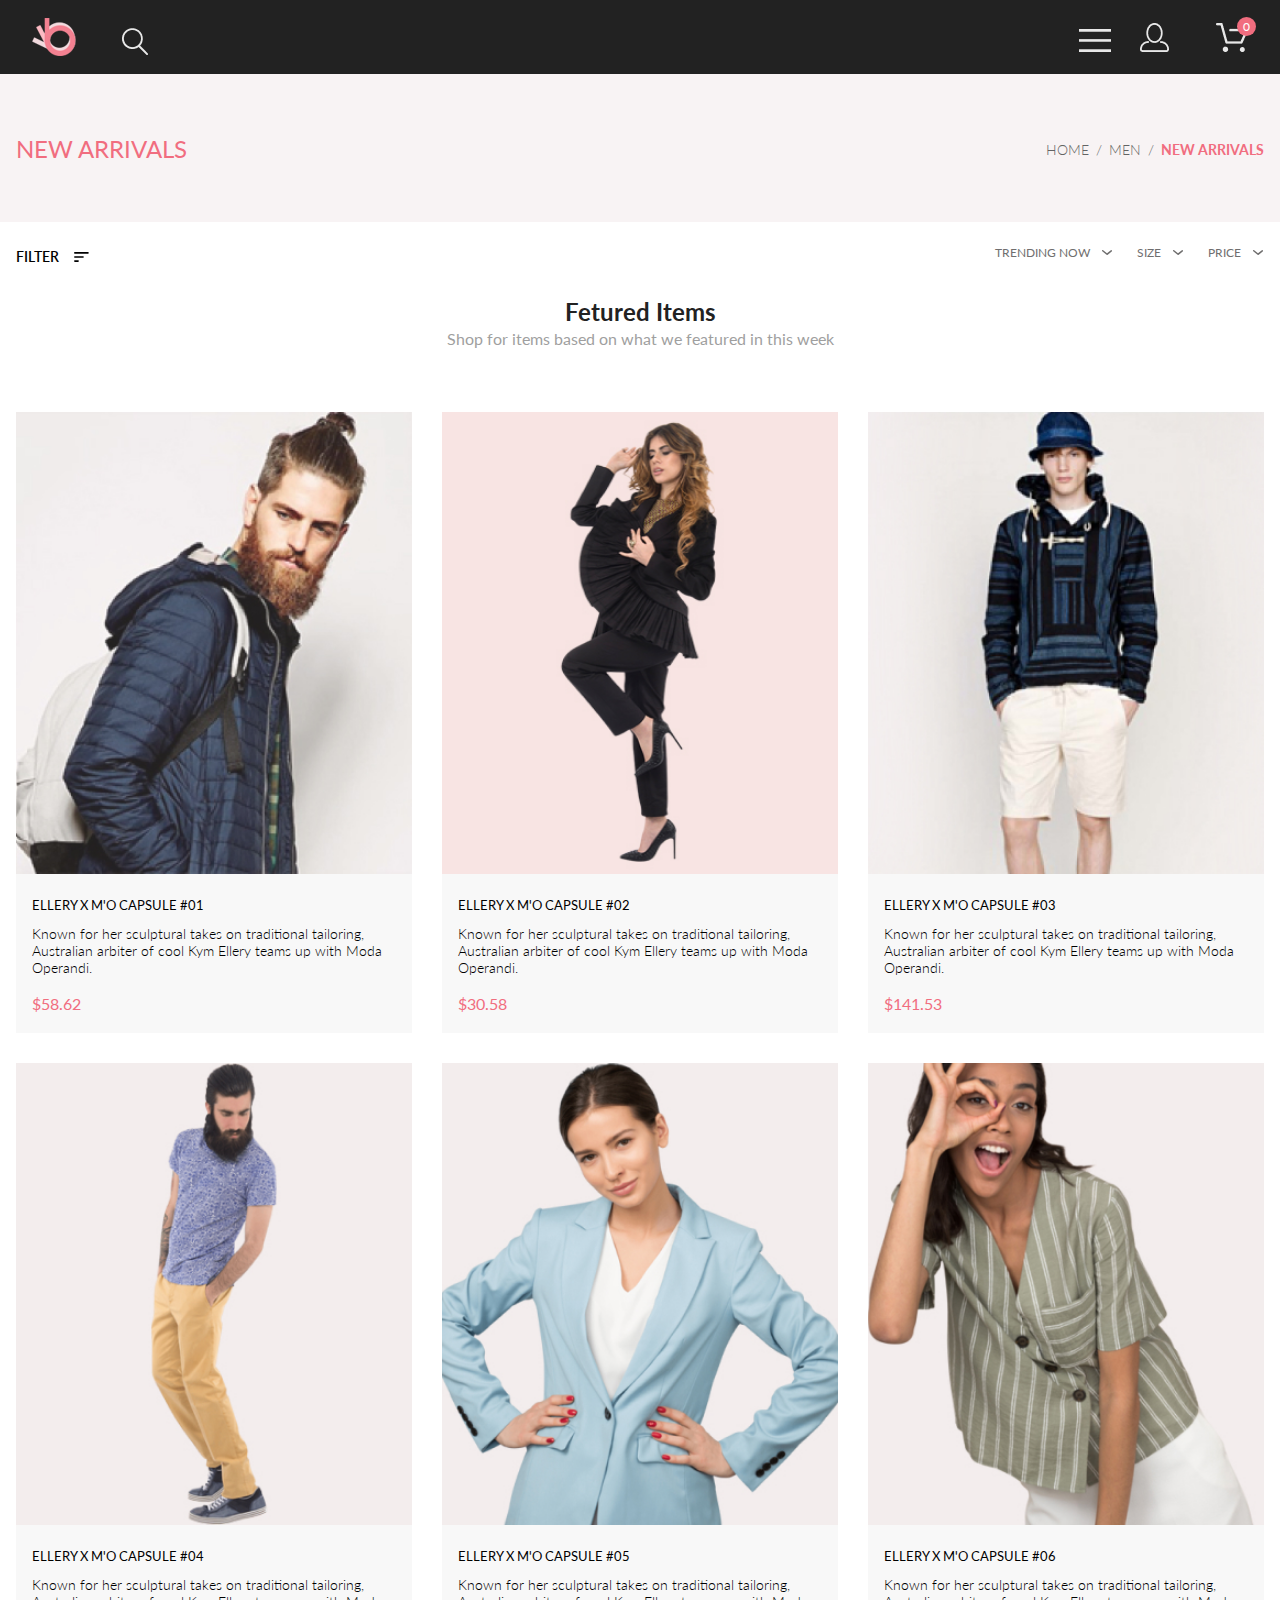
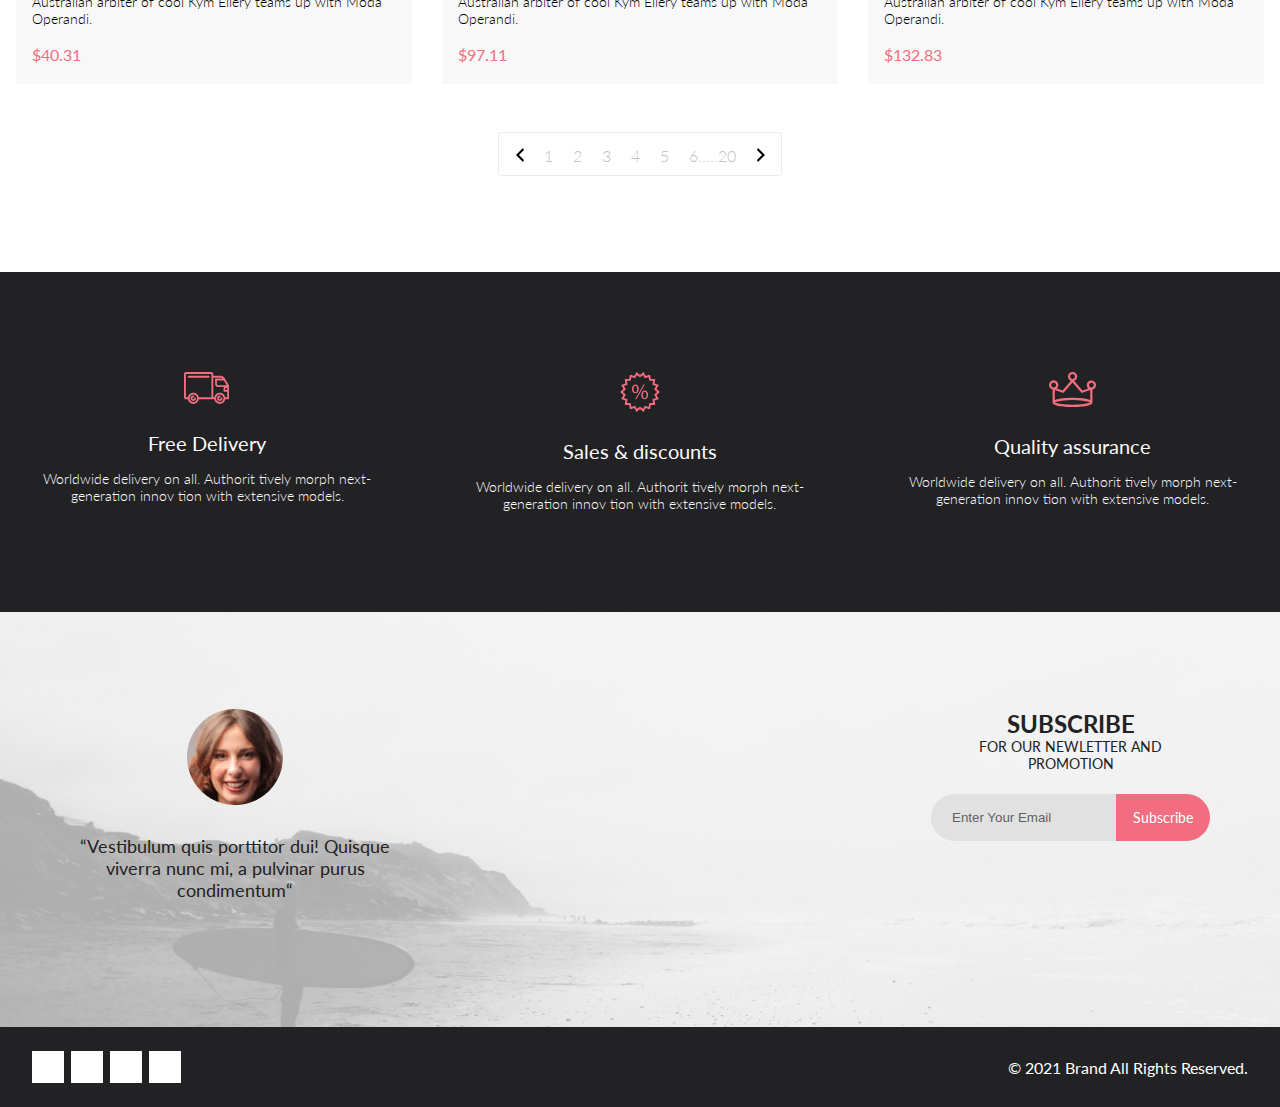
<file: index.html>
<!DOCTYPE html>
<html lang="en">

<head>
    <meta charset="UTF-8">
    <meta name="viewport" content="width=device-width, initial-scale=1.0">
    <title>Document</title>
    <link rel="stylesheet" href="https://cdnjs.cloudflare.com/ajax/libs/font-awesome/5.15.2/css/all.min.css"
        integrity="sha512-HK5fgLBL+xu6dm/Ii3z4xhlSUyZgTT9tuc/hSrtw6uzJOvgRr2a9jyxxT1ely+B+xFAmJKVSTbpM/CuL7qxO8w=="
        crossorigin="anonymous" />
    <link rel="stylesheet" href="style.css">
</head>

<body>
    <div class="header">
        <div class="container">
            <div class="leftHeader">
                <img src="images/logo.png" alt="">
                <img class="searchIcon" src="images/search.png" alt="">
            </div>

            <div class="rightHeader">
                <img src="images/bars.png" alt="">
                <img class="userIcon" src="images/user.png" alt="">

                <span class="cartIconWrap">
                    <img class="cartIcon" src="images/cart.png" alt="">
                    <span>0</span>
                </span>

                <div class="basket hidden">
                    <div class="basketRow basketHeader">
                        <div>Название товара</div>
                        <div>Количество</div>
                        <div>Цена за шт.</div>
                        <div>Итого</div>
                    </div>

                    <div class="basketTotal">
                        Товаров в корзине на сумму:
                        $<span class="basketTotalValue">0</span>
                    </div>
                </div>
            </div>
        </div>
    </div>

    <div class="newArrivals">
        <div class="container">
            <h1>NEW ARRIVALS</h1>
            <nav>
                <a href="#">HOME</a>
                <span>/</span>
                <a href="#">MEN</a>
                <span>/</span>
                <a href="#">NEW ARRIVALS</a>
            </nav>
        </div>
    </div>

    <div class="filters">
        <div class="container">
            <div class="filtersLeft">
                <span class="filterLabel">FILTER</span>
                <img class="filterIcon" src="images/filter.svg" alt="">
                <div class="filterPopup hidden">
                    <nav class="filterCategory">
                        <div class="filterCategoryHeader">CATEGORY</div>
                        <div class="hidden">
                            <a href="#">Accessories</a>
                            <a href="#">Bags</a>
                            <a href="#">Denim</a>
                            <a href="#">Hoodies & Sweatshirts</a>
                            <a href="#">Jackets & Coats</a>
                            <a href="#">Polos</a>
                            <a href="#">Shirts</a>
                            <a href="#">Shoes</a>
                            <a href="#">Sweaters & Knits</a>
                            <a href="#">T-Shirts</a>
                            <a href="#">Tanks</a>
                        </div>
                    </nav>
                    <nav class="filterCategory">
                        <div class="filterCategoryHeader">BRAND</div>
                        <div class="hidden">
                            <a href="#">Accessories</a>
                            <a href="#">Bags</a>
                            <a href="#">Denim</a>
                            <a href="#">Hoodies & Sweatshirts</a>
                            <a href="#">Jackets & Coats</a>
                            <a href="#">Polos</a>
                            <a href="#">Shirts</a>
                            <a href="#">Shoes</a>
                            <a href="#">Sweaters & Knits</a>
                            <a href="#">T-Shirts</a>
                            <a href="#">Tanks</a>
                        </div>
                    </nav>
                    <nav class="filterCategory">
                        <div class="filterCategoryHeader">DESIGNER</div>
                        <div class="hidden">
                            <a href="#">Accessories</a>
                            <a href="#">Bags</a>
                            <a href="#">Denim</a>
                            <a href="#">Hoodies & Sweatshirts</a>
                            <a href="#">Jackets & Coats</a>
                            <a href="#">Polos</a>
                            <a href="#">Shirts</a>
                            <a href="#">Shoes</a>
                            <a href="#">Sweaters & Knits</a>
                            <a href="#">T-Shirts</a>
                            <a href="#">Tanks</a>
                        </div>
                    </nav>
                </div>
            </div>
            <div class="filtersRight">
                <div class="filterTrending">
                    TRENDING NOW
                    <img src="images/filterArrow.svg" alt="">
                </div>
                <div class="filterSize">
                    <div class="filterSizeWrap">
                        SIZE
                        <img src="images/filterArrow.svg" alt="">
                    </div>
                    <div class="filterSizes hidden">
                        <div>
                            <input type="checkbox"> XS
                        </div>
                        <div>
                            <input type="checkbox"> S
                        </div>
                        <div>
                            <input type="checkbox"> M
                        </div>
                        <div>
                            <input type="checkbox"> L
                        </div>
                    </div>
                </div>
                <div class="filterPrice">
                    PRICE
                    <img src="images/filterArrow.svg" alt="">
                </div>
            </div>
        </div>
    </div>

    <div class="featured container">
        <h2 class="featuredHeader">Fetured Items</h2>
        <div class="featuredTitle">Shop for items based on what we featured in this week</div>

        <div class="featuredItems">

            <div class="featuredItem">

                <div class="featuredImgWrap">
                    <img src="images/featured/1.jpg" alt="">
                    <div class="featuredImgDark">
                        <button>
                            <img src="images/cart.svg" alt="">
                            Add to Cart
                        </button>
                    </div>
                </div>

                <div class="featuredData">
                    <div class="featuredName">
                        ELLERY X M'O CAPSULE
                    </div>
                    <div class="featuredText">
                        Known for her sculptural takes on traditional tailoring, Australian arbiter of cool Kym Ellery
                        teams
                        up with Moda Operandi.
                    </div>
                    <div class="featuredPrice">
                        $52.00
                    </div>
                </div>

            </div>

            <div class="featuredItem">

                <div class="featuredImgWrap">
                    <img src="images/featured/2.jpg" alt="">
                    <div class="featuredImgDark">
                        <button>
                            <img src="images/cart.svg" alt="">
                            Add to Cart
                        </button>
                    </div>
                </div>

                <div class="featuredData">
                    <div class="featuredName">
                        ELLERY X M'O CAPSULE
                    </div>
                    <div class="featuredText">
                        Known for her sculptural takes on traditional tailoring, Australian arbiter of cool Kym Ellery
                        teams
                        up with Moda Operandi.
                    </div>
                    <div class="featuredPrice">
                        $52.00
                    </div>
                </div>

            </div>

            <div class="featuredItem">

                <div class="featuredImgWrap">
                    <img src="images/featured/3.jpg" alt="">
                    <div class="featuredImgDark">
                        <button>
                            <img src="images/cart.svg" alt="">
                            Add to Cart
                        </button>
                    </div>
                </div>

                <div class="featuredData">
                    <div class="featuredName">
                        ELLERY X M'O CAPSULE
                    </div>
                    <div class="featuredText">
                        Known for her sculptural takes on traditional tailoring, Australian arbiter of cool Kym Ellery
                        teams
                        up with Moda Operandi.
                    </div>
                    <div class="featuredPrice">
                        $52.00
                    </div>
                </div>

            </div>

            <div class="featuredItem">

                <div class="featuredImgWrap">
                    <img src="images/featured/4.jpg" alt="">
                    <div class="featuredImgDark">
                        <button>
                            <img src="images/cart.svg" alt="">
                            Add to Cart
                        </button>
                    </div>
                </div>

                <div class="featuredData">
                    <div class="featuredName">
                        ELLERY X M'O CAPSULE
                    </div>
                    <div class="featuredText">
                        Known for her sculptural takes on traditional tailoring, Australian arbiter of cool Kym Ellery
                        teams
                        up with Moda Operandi.
                    </div>
                    <div class="featuredPrice">
                        $52.00
                    </div>
                </div>

            </div>

            <div class="featuredItem">

                <div class="featuredImgWrap">
                    <img src="images/featured/5.jpg" alt="">
                    <div class="featuredImgDark">
                        <button>
                            <img src="images/cart.svg" alt="">
                            Add to Cart
                        </button>
                    </div>
                </div>

                <div class="featuredData">
                    <div class="featuredName">
                        ELLERY X M'O CAPSULE
                    </div>
                    <div class="featuredText">
                        Known for her sculptural takes on traditional tailoring, Australian arbiter of cool Kym Ellery
                        teams
                        up with Moda Operandi.
                    </div>
                    <div class="featuredPrice">
                        $52.00
                    </div>
                </div>

            </div>
            <div class="featuredItem">

                <div class="featuredImgWrap">
                    <img src="images/featured/6.jpg" alt="">
                    <div class="featuredImgDark">
                        <button>
                            <img src="images/cart.svg" alt="">
                            Add to Cart
                        </button>
                    </div>
                </div>

                <div class="featuredData">
                    <div class="featuredName">
                        ELLERY X M'O CAPSULE
                    </div>
                    <div class="featuredText">
                        Known for her sculptural takes on traditional tailoring, Australian arbiter of cool Kym Ellery
                        teams
                        up with Moda Operandi.
                    </div>
                    <div class="featuredPrice">
                        $52.00
                    </div>
                </div>

            </div>
        </div>

        <div class="pagination">
            <a href="#">
                <img src="images/chevronLeft.svg" alt="">
            </a>
            <a href="#">1</a>
            <a href="#">2</a>
            <a href="#">3</a>
            <a href="#">4</a>
            <a href="#">5</a>
            <a href="#">6.....20</a>
            <a href="#">
                <img src="images/chevronRight.svg" alt="">
            </a>
        </div>
    </div>

    <div class="services">
        <div class="container">

            <div class="serivceUnit">
                <img src="images/services/delivery.svg" alt="">
                <div class="servicesTitle">
                    Free Delivery
                </div>
                <div class="servicesText">
                    Worldwide delivery on all. Authorit tively morph next-generation innov tion with extensive models.
                </div>
            </div>

            <div class="serivceUnit">
                <img src="images/services/discount.svg" alt="">
                <div class="servicesTitle">
                    Sales & discounts
                </div>
                <div class="servicesText">
                    Worldwide delivery on all. Authorit tively morph next-generation innov tion with extensive models.
                </div>
            </div>

            <div class="serivceUnit">
                <img src="images/services/assurance.svg" alt="">
                <div class="servicesTitle">
                    Quality assurance
                </div>
                <div class="servicesText">
                    Worldwide delivery on all. Authorit tively morph next-generation innov tion with extensive models.
                </div>
            </div>
        </div>
    </div>

    <div class="subscribe">
        <div class="container">

            <div class="subscribeLeft">
                <img src="images/subscribeUser.png" alt="">
                <div class="subscribeUserText">
                    “Vestibulum quis porttitor dui! Quisque viverra nunc mi, a pulvinar purus condimentum“
                </div>
            </div>

            <div class="subscribeRight">
                <div class="subscribeTitle">
                    SUBSCRIBE
                </div>
                <div class="subscribeText">
                    FOR OUR NEWLETTER AND PROMOTION
                </div>
                <form action="" class="subscribeForm">
                    <input type="text" placeholder="Enter Your Email">
                    <button>Subscribe</button>
                </form>
            </div>

        </div>
    </div>

    <div class="footer">
        <div class="container">
            <div class="footerLeft">
                <a href="#">
                    <i class="fab fa-facebook-f"></i>
                </a>
                <a href="#">
                    <i class="fab fa-instagram"></i>
                </a>
                <a href="#">
                    <i class="fab fa-pinterest-p"></i>
                </a>
                <a href="#">
                    <i class="fab fa-twitter"></i>
                </a>
            </div>
            <div class="footerRight">
                &copy; 2021 Brand All Rights Reserved.
            </div>
        </div>
    </div>

    <script src="app.js"></script>
    <script src="basket.js"></script>
</body>

</html>
</file>
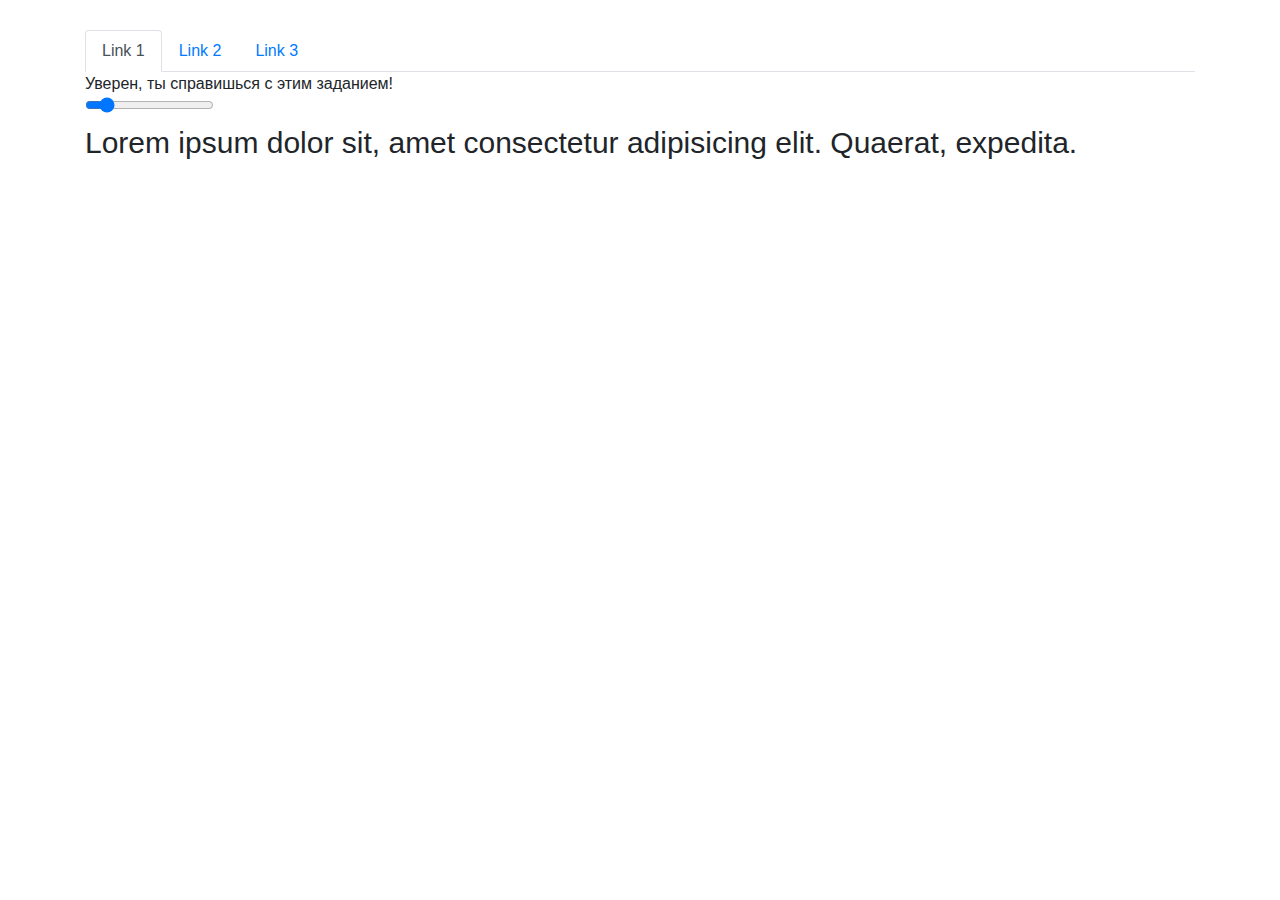
<file: 1.html>
<!DOCTYPE html>
<html lang="en">

<head>
  <meta charset="UTF-8">
  <title>Homework</title>
  <link rel="stylesheet" href="https://stackpath.bootstrapcdn.com/bootstrap/4.5.2/css/bootstrap.min.css"
    integrity="sha384-JcKb8q3iqJ61gNV9KGb8thSsNjpSL0n8PARn9HuZOnIxN0hoP+VmmDGMN5t9UJ0Z" crossorigin="anonymous">
  <style>
    .nav {
      margin-top: 30px;
    }

    #inputDiv {
      font-size: 30px;
    }
  </style>
</head>

<body>
  <!--
Обязательное задание.

Выполнить все задачи в теге script. Комментарии, в которых написаны задачи, не
стирать, код с решением задачи пишем под комментарием.
-->
  <div class="container">
    <ul class="nav nav-tabs">
      <li class="nav-item" data-text="T1">
        <a class="nav-link active" href="#">Link 1</a>
      </li>
      <li class="nav-item" data-text="X6">
        <a class="nav-link" href="#">Link 2</a>
      </li>
      <li class="nav-item" data-text="H99">
        <a class="nav-link" href="#">Link 3</a>
      </li>
    </ul>

    <div class="text">Уверен, ты справишься с этим заданием!</div>

    <input type="range" min="20" max="100">
    <div id="inputDiv">
      Lorem ipsum dolor sit, amet consectetur adipisicing elit. Quaerat, expedita.
    </div>
  </div>

  <script>
    "use strict";

    /*
    1. Необходимо сделать так, чтобы при клике на элемент с классом "nav-link",
    данному элементу ставился класс "active", при этом у всхе других элементов с
    классом nav-link данных элемент отсутствовал, необходимо использовать
    делегирование события.
    Также необходимо чтобы в div с классом text ставился нужный текст, который
    прописан в объекте panelText (вам необходимо определить самостоятельно, что
    общего между данной в html версткой и объектом ниже).
    */

    const panelText = {
      T1: "Уверен, ты справишься с этим заданием!",
      X6: "Знаю, программирование это нелегко.",
      H99: "Однако, программирование, в итоге, принесет свои плоды.",
    };
    const textField = document.querySelector('div.text');
    let activeLinc = document.querySelector('.active');
    document.querySelector('.nav-tabs').addEventListener('click', event => {
     if (!event.target.classList.contains('nav-link')) {
        return;
      }

      activeLinc.classList.remove('active');
      event.target.classList.add('active');
      activeLinc = event.target;
      textField.textContent =
        panelText[event.target.closest('[data-text]').dataset.text];
    });
    /*
    2. Необходимо сделать так, чтобы при изменении input'а менялся и размер шрифта
    у элемента с id="inputDiv". Перемещение ползунка должно плавно увеличивать
    шрифт у текста, никакого резкого увеличения шрифта не должно быть при
    перетаскивании ползунка.
     */
    // Плавность изменения шрифта достигнута за счет того, что использовано 
    //событие 'input' (срабатывает каждый раз при изменении значения).
    // Так как изначальный размер шрифта в писелях укладываеся в заданный 
    // диапазон min="20" max="100", то я просто выставил это значение (30), 
    // как исходное положение бегунка. Изменяю положение бегунка - меняю размер
    // шрифта в диапазоне от 20 до 100 px.
    const inputDiv = document.querySelector('#inputDiv');
    const barEl = document.querySelector('input[type=range]');
    barEl.value = parseInt(getComputedStyle(inputDiv).fontSize, 10);
    barEl.addEventListener('input', () => {
      inputDiv.style.fontSize = (barEl.value + 'px')
    });


  </script>
</body>

</html>
</file>
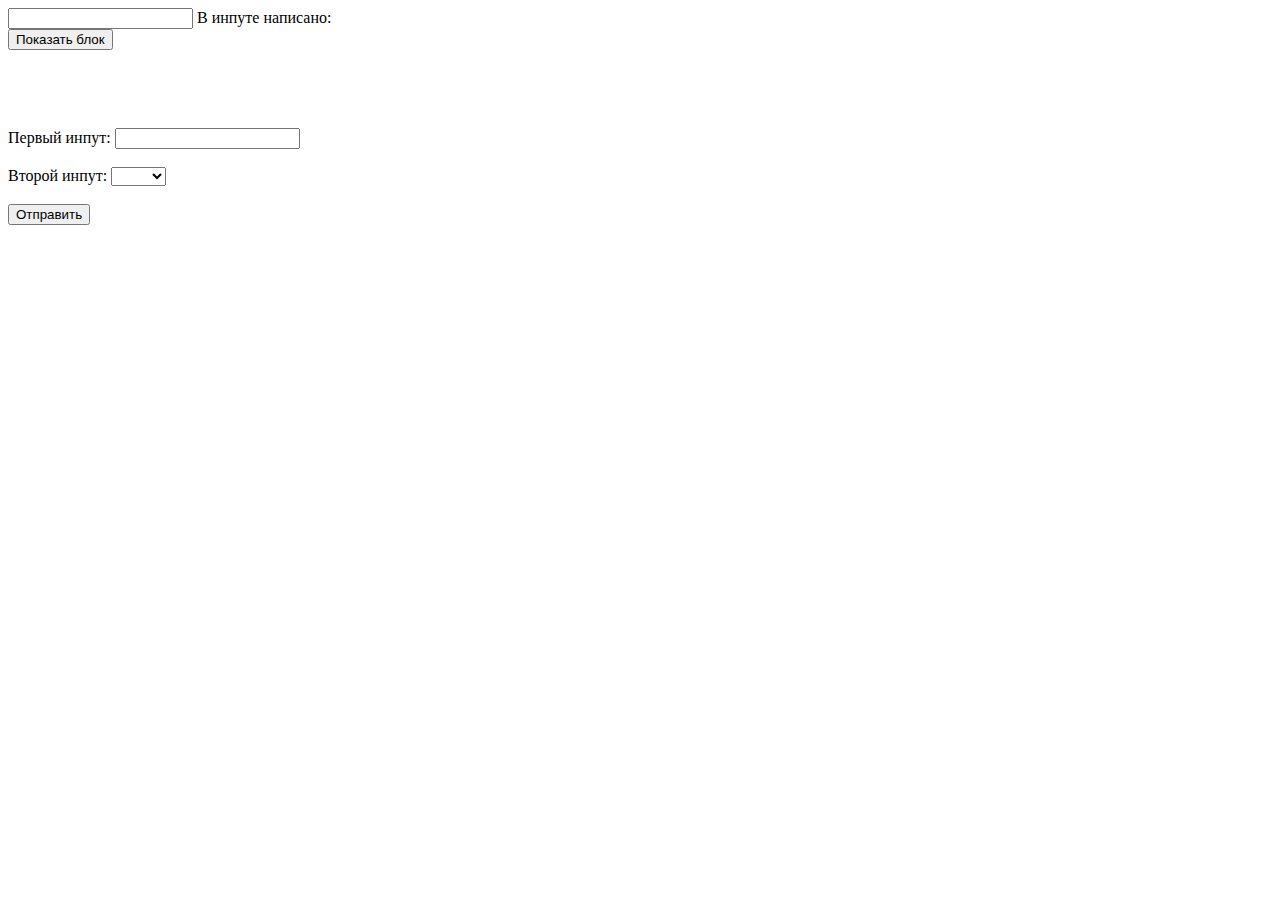
<file: 2.html>
<!DOCTYPE html>
<html lang="en">

<head>
  <meta charset="UTF-8">
  <title>Homework</title>
  <link rel="stylesheet" href="https://cdnjs.cloudflare.com/ajax/libs/animate.css/4.0.0/animate.min.css">
  <style>
    .message {
      width: 150px;
      padding: 20px;
      background: lightgoldenrodyellow;
      border: 1px solid orange;
      visibility: hidden;
    }

    .error {
      border: 0.3rem solid red;
    }
  </style>
</head>

<body>
  <!--
Обязательное задание.

Выполнить все задачи в теге script. Комментарии, в которых написаны задачи, не
стирать, код с решением задачи пишем под комментарием.
-->

  <input id="from" type="text">
  В инпуте написано: <span></span>

  <br>

  <button class="messageBtn">Показать блок</button>
  <div class="message">
    Привет :)
  </div>

  <br>

  <form>
    <label>
      Первый инпут:
      <input class="form-control" type="text">
    </label>
    <br>
    <br>
    <label>
      Второй инпут:
      <select class="form-control">
        <option value=""></option>
        <option value="1">Один</option>
        <option value="2">Два</option>
      </select>
    </label>
    <br>
    <br>
    <button>Отправить</button>
  </form>

  <script>
    "use strict";

    /*
    1. При изменении значения в input с id="from", значение содержащееся в нем
    должно моментально отображаться в span. То есть при печати в input'е тег span
    также должен меняться.
    */
    const spanEl = document.querySelector('span');
    document.querySelector('#from').addEventListener('input', event =>
      spanEl.textContent = event.target.value);

    /*
    2. При клике на кнопку с классом messageBtn необходимо элементу с классом
    message:
    1) добавить два класса: animate__animated и animate__fadeInLeftBig
    2) поставить данному элементу стиль visibility в значение 'visible'.
     */
    const modClass = document.querySelector('.message');
    document.querySelector('.messageBtn').addEventListener('click', () => {
      modClass.classList.add('animate__animated', 'animate__fadeInLeftBig');
      modClass.style.visibility = 'visible';
    });

    /*
    3. Необходимо при отправке формы проверить, заполнены ли все поля в этой
    форме. Если какое-либо поле не заполнено, форма не должна отправляться, также
    должны быть подсвечены незаполненные поля (необходимо поставить класс error
    незаполненным полям).
    Как только пользователь начинает заполнять какое-либо поле, необходимо,
    при вводе в данное поле, произвести проверку:
    Если поле пустое, необходимо данное поле подсветить (поставить класс error
    данному полю).
    Если поле было чем-либо заполнено, подсветку (класс error) необходимо убрать.
     */

    const formEl = document.querySelector('form');
    const formFields = formEl.querySelectorAll('input, select');
    formEl.addEventListener('submit', event => {
      formFields.forEach(field => {
        if (field.value === '') {
          field.classList.add('error');
          event.preventDefault();
        }
      });
    });

    // Возможно, что я не правильно понял про подсветку поля в момент начала 
    // ввода. Ведь если событие input произошло, то это означает , что 
    // пользователь уже ввел что-то в это поле, и пустым такое поле может стать 
    // только после удаления из него всего ранее введенного? 
    // В моем решении подсветка включатся именно в этом случае.
    formEl.addEventListener('input', event => {
      const elem = event.target;
      elem.value === ''
        ? elem.classList.add('error')
        : elem.classList.remove('error');
    });
  </script>
</body>

</html>
</file>
<file: style.css>
@import url("https://fonts.googleapis.com/css2?family=Lato:wght@300;400;700;900&display=swap");
body {
    margin: 0;
    font-family: Lato, sans-serif;
}

.header {
    background: #222222;
    height: 74px;
    padding: 18px 16px;
    box-sizing: border-box;
}

.header .container {
    display: flex;
    justify-content: space-between;
    align-items: center;
}

@media (min-width: 1600px) {
    .container {
        margin: 0 auto;
        width: 1140px;
    }
}

@media (min-width: 768px) {
    .header {
        padding-left: 32px;
        padding-right: 32px;
    }
}

.header i {
    color: #e8e8e8;
}

.userIcon,
.cartIcon {
    display: none;
}

@media (min-width: 768px) {
    .userIcon,
    .cartIcon {
        display: inline;
    }
}

.userIcon {
    margin-left: 25px;
    margin-right: 42px;
}

.searchIcon {
    margin-left: 41px;
}

.cartIconWrap {
    position: relative;
}

.cartIconWrap:hover{
    cursor: pointer;
}

.cartIconWrap span {
    display: inline-block;
    width: 19px;
    height: 19px;
    color: white;
    background: #f16d7f;
    border-radius: 50%;
    position: absolute;
    text-align: center;
    right: -8px;
    top: -19px;
    font-size: 12px;
    line-height: 19px;
}

.cartIconWrap span:hover{
    cursor: pointer;
}

.rightHeader {
    position: relative;
}

.basket {
    position: absolute;
    z-index: 3;
    right: 0;
    top: 37px;
    background: white;
    padding: 10px;
    border: 1px solid #ebebeb;
    border-radius: 3px;
    font-size: 14px;
}

@media (min-width: 340px) {
    .basket {
        font-size: 16px;
    }
}
@media (min-width: 552px) {
    .basket {
        width: 500px;
    }
}

.basketRow {
    display: grid;
    grid-template-columns: repeat(4, 1fr);
    gap: 10px;
    margin-bottom: 10px;
    border-bottom: 1px solid #ebebeb;
    padding-bottom: 10px;
}

.basketHeader {
    font-weight: bold;
}

.basketTotal {
    font-weight: bold;
    text-align: right;
}

.newArrivals {
    background: #f8f3f4;
    min-height: 148px;
}

.newArrivals h1 {
    margin: 24px 0 32px;
    font-weight: normal;
    font-size: 24px;
    line-height: 29px;
    color: #f16d7f;
}

@media (min-width: 768px) {
    .newArrivals h1 {
        margin: 0;
    }
}

.newArrivals .container {
    display: flex;
    flex-direction: column;
    align-items: center;
    min-height: inherit;
}

@media (min-width: 768px) {
    .newArrivals .container {
        flex-direction: row;
        justify-content: space-between;
    }
}

@media (min-width: 768px) and (max-width: 1599px) {
    .newArrivals .container {
        padding: 0 16px;
    }
}

.newArrivals nav a,
.newArrivals nav span {
    font-weight: 300;
    font-size: 14px;
    line-height: 17px;
    color: #636363;
}

.newArrivals nav a {
    text-decoration: none;
}

.newArrivals nav span {
    margin: 0 3px;
}

.newArrivals nav a:last-of-type {
    font-weight: bold;
    font-size: 14px;
    line-height: 17px;
    color: #f16d7f;
}

.filters {
    margin-top: 24px;
    margin-bottom: 32px;
}

@media (min-width: 1600px) {
    .filters {
        margin-top: 51px;
        margin-bottom: 64px;
    }
}

.filters .container {
    display: flex;
    justify-content: space-between;
    padding-left: 8px;
    padding-right: 8px;
}

@media (min-width: 768px) {
    .filters .container {
        padding-left: 16px;
        padding-right: 16px;
    }
}

@media (min-width: 1600px) {
    .filters .container {
        padding-left: 0;
        padding-right: 0;
        justify-content: flex-start;
    }
}

.filtersRight {
    display: flex;
    font-size: 12px;
    line-height: 14px;
    color: #6f6e6e;
}

@media (min-width: 1600px) {
    .filtersRight {
        font-size: 14px;
        line-height: 17px;
        margin-left: 320px;
    }
}

.filtersRight img {
    position: relative;
    bottom: 1px;
    margin-left: 9px;
}

.filtersRight > div:not(:last-child) {
    margin-right: 15px;
}

@media (min-width: 375px) {
    .filtersRight > div:not(:last-child) {
        margin-right: 24px;
    }
}

.filtersLeft .filterLabel {
    display: none;
    position: relative;
    z-index: 2;
    cursor: pointer;
}

.filterLabelPink {
    color: #ef5b70 !important;
    left: 16px;
    top: 13px;
}

.filterIconPink {
    left: 16px;
    top: 13px;
}

@media (min-width: 768px) {
    .filtersLeft .filterLabel {
        display: inline;
        font-weight: 600;
        font-size: 14px;
        line-height: 17px;
        color: #000000;
    }
}

.filtersLeft .filterIcon {
    width: 37px;
    height: 25px;
    position: relative;
    z-index: 2;
}

@media (min-width: 768px) {
    .filtersLeft .filterIcon {
        width: 15px;
        height: 10px;
        margin-left: 11px;
    }
}

.filtersLeft {
    position: relative;
}

.hidden {
    display: none;
}

.filterPopup {
    position: absolute;
    left: 0;
    top: 0;
    width: 360px;
    background: #ffffff;
    box-shadow: 6px 4px 35px rgba(0, 0, 0, 0.21);
    padding: 46px 16px 16px 16px;
    z-index: 1;
    overflow-y: auto;
}

.filterCategoryHeader {
    font-size: 14px;
    line-height: 37px;
    color: #ef5b70;
    padding-left: 11px;
    min-height: 37px;
    border-bottom: 1px solid #ebebeb;
    margin-bottom: 24px;
    position: relative;
    cursor: pointer;
}

.filterCategoryHeader:before {
    content: "";
    width: 5px;
    min-height: inherit;
    background: #ef5b70;
    position: absolute;
    left: 0;
    top: 1px;
}

.filterCategory:not(:last-child) {
    margin-bottom: 24px;
}

.filterCategory a {
    display: block;
    text-decoration: none;
    padding-left: 34px;
    padding-right: 16px;
    font-size: 14px;
    line-height: 17px;
    color: #6f6e6e;
}

.filterCategory a:not(:last-child) {
    margin-bottom: 11px;
}

.filterSizeWrap {
    cursor: pointer;
}

.filterSize {
    position: relative;
}

.filterSizes {
    position: absolute;
    left: 0;
    top: 25px;
    width: 79px;
    height: 103px;
    background: #ffffff;
    box-shadow: 6px 4px 35px rgba(0, 0, 0, 0.21);
    padding: 7px 9px;
    box-sizing: border-box;
    font-size: 14px;
    color: #6f6e6e;
}

.filterSizes > div:not(:last-child) {
    margin-bottom: 4px;
}

.featured {
    padding-left: 8px;
    padding-right: 8px;
    margin-bottom: 96px;
}

@media (min-width: 768px) {
    .featured {
        padding-left: 16px;
        padding-right: 16px;
    }
}

@media (min-width: 1600px) {
    .featured {
        padding-left: 0;
        padding-right: 0;
    }
}

.featured h2 {
    margin-top: 0;
    margin-bottom: 3px;
    text-align: center;
    color: #222222;
}

.featuredTitle {
    text-align: center;
    color: #9f9f9f;
    margin-bottom: 64px;
}

.featuredItems {
    display: grid;
    grid-template-columns: 1fr;
    row-gap: 16px;
}

@media (min-width: 640px) {
    .featuredItems {
        grid-template-columns: 1fr 1fr;
        row-gap: 18px;
        column-gap: 16px;
    }
}

@media (min-width: 1000px) {
    .featuredItems {
        grid-template-columns: repeat(3, 1fr);
        gap: 30px;
    }
}

.featuredItem {
    background: #f8f8f8;
}

.featuredItem img {
    width: 100%;
    display: block;
}

.featuredImgWrap {
    position: relative;
}

.featuredItem:hover .featuredImgDark {
    display: flex;
}

.featuredImgDark {
    position: absolute;
    width: 100%;
    height: 100%;
    left: 0;
    top: 0;
    background: rgba(58, 56, 56, 0.86);
    display: none;
    justify-content: center;
    align-items: center;
}

.featuredImgDark button {
    background: none;
    border: 1px solid white;
    color: white;
    display: flex;
    align-items: center;
    padding: 10px 14px;
    font-size: 14px;
    font-family: inherit;
}

.featuredImgDark button:hover{
    cursor: pointer;
}

.featuredImgDark button img {
    width: 26px;
    height: 24px;
    margin-right: 11px;
}

.featuredData {
    padding: 23px 16px 20px;
}

.featuredName {
    font-size: 13px;
    line-height: 16px;
    color: #000000;
}

.featuredText {
    font-weight: 300;
    font-size: 14px;
    line-height: 17px;
    margin-top: 12px;
    margin-bottom: 18px;
}

.featuredPrice {
    font-size: 16px;
    line-height: 19px;
    color: #f16d7f;
}

.pagination {
    width: 284px;
    height: 44px;
    margin: 0 auto;
    border: 1px solid #ebebeb;
    margin-top: 48px;
    padding: 13px 16px;
    box-sizing: border-box;
    display: flex;
    justify-content: space-between;
    border-radius: 3px;
}

.pagination a {
    text-decoration: none;
    font-weight: 300;
    font-size: 16px;
    color: #c4c4c4;
}

.pagination a:hover {
    color: #ef5b70;
}

.services {
    background: #222224;
    padding-top: 48px;
    padding-bottom: 81px;
    padding-left: 14px;
    padding-right: 14px;
}

@media (min-width: 1200px) {
    .services {
        padding-top: 100px;
        padding-bottom: 100px;
    }
}

.services .container {
    display: grid;
    gap: 46px;
}

@media (min-width: 1200px) {
    .services .container {
        display: grid;
        grid-template-columns: repeat(3, 1fr);
        gap: 46px;
    }
}

.serivceUnit {
    text-align: center;
    display: flex;
    flex-direction: column;
    align-items: center;
}

.servicesTitle,
.servicesText {
    color: #fbfbfb;
}

.servicesTitle {
    font-size: 19.96px;
    line-height: 24px;
    margin-top: 27px;
    margin-bottom: 15px;
}

.servicesText {
    font-weight: 300;
    font-size: 13.972px;
    line-height: 17px;
    max-width: 340px;
}

.subscribe {
    background: url(images/subscribe.jpg) no-repeat;
    background-size: cover;
    padding-top: 64px;
    padding-bottom: 109px;
    padding-left: 20px;
    padding-right: 20px;
}

@media (min-width: 1200px) {
    .subscribe {
        padding-top: 97px;
        padding-bottom: 126px;
    }

    .subscribe .container {
        margin: 0 auto;
        width: 1140px;
        display: flex;
        justify-content: space-between;
    }
}

.subscribeLeft {
    display: flex;
    flex-direction: column;
    align-items: center;
}

.subscribeUserText {
    margin-top: 30px;
    text-align: center;
    font-size: 18px;
    line-height: 22px;
    color: #222224;
    max-width: 330px;
}

.subscribeRight {
    display: flex;
    flex-direction: column;
    align-items: center;
    margin-top: 65px;
}

@media (min-width: 1200px) {
    .subscribeRight {
        margin-top: initial;
    }
}

.subscribeTitle {
    font-weight: 700;
    font-size: 24px;
    color: #222224;
}

.subscribeTitle,
.subscribeText {
    max-width: 271px;
    text-align: center;
}

.subscribeText {
    font-size: 14px;
    color: #222224;
    margin-bottom: 22px;
}

.subscribeForm {
    height: 47px;
}

.subscribeForm input {
    height: inherit;
    background: #e1e1e1;
    border: none;
    padding: 6px 21px;
    box-sizing: border-box;
    border-top-left-radius: 28px;
    border-bottom-left-radius: 28px;
    float: left;
    width: 185px;
}

.subscribeForm input::-webkit-input-placeholder {
    color: #222224;
    font-family: inherit;
    opacity: 0.67;
}
.subscribeForm input::-moz-placeholder {
    color: #222224;
    font-family: inherit;
    opacity: 0.67;
}
.subscribeForm input:-ms-input-placeholder {
    color: #222224;
    font-family: inherit;
    opacity: 0.67;
}
.subscribeForm input:-moz-placeholder {
    color: #222224;
    font-family: inherit;
    opacity: 0.67;
}

.subscribeForm button {
    height: inherit;
    border: none;
    color: white;
    font-family: inherit;
    font-size: 14px;
    line-height: 17px;
    background: #f16d7f;
    border-top-right-radius: 28px;
    border-bottom-right-radius: 28px;
    padding: 0 17px;
}

.footer {
    background: #222224;
    padding: 43px 20px 10px;
}

@media (min-width: 768px) {
    .footer {
        padding: 24px 32px;
    }
}

.footer .container {
    display: flex;
    flex-direction: column;
    align-items: center;
}

@media (min-width: 768px) {
    .footer .container {
        flex-direction: row;
        justify-content: space-between;
    }
}

.footerLeft {
    display: flex;
}

.footer a {
    color: black;
    background: white;
    width: 32px;
    height: 32px;
    display: flex;
    justify-content: center;
    align-items: center;
    text-decoration: none;
}

.footer a:hover {
    background: #f16d7f;
    color: white;
}

.footer a:not(:last-child) {
    margin-right: 7px;
}

.footerRight {
    color: white;
}

@media (max-width: 767px) {
    .footerRight {
        margin-top: 40px;
    }
}
</file>
